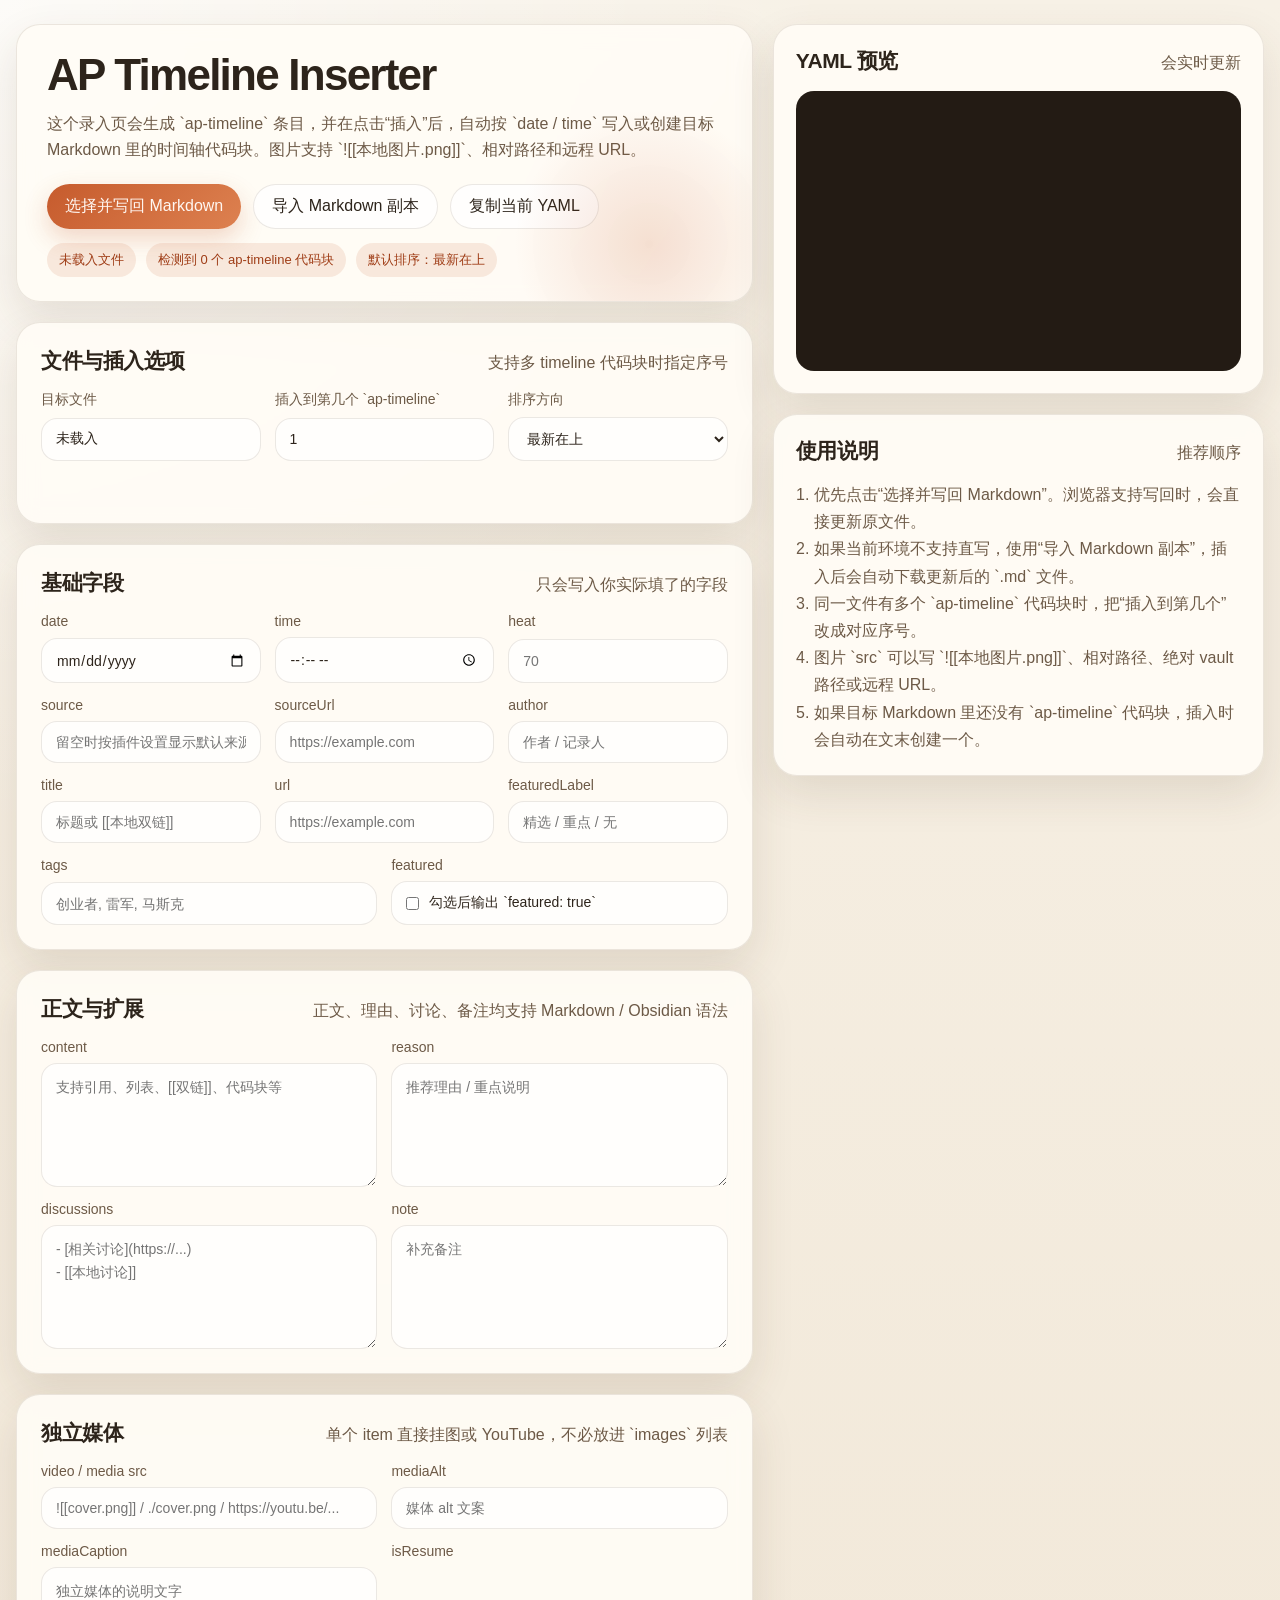
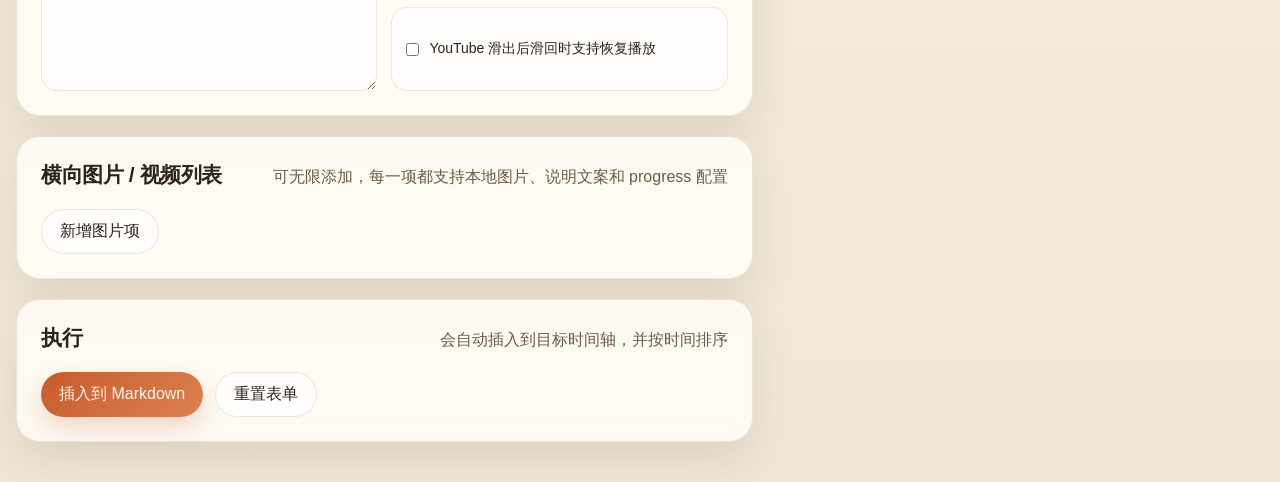
<file: .obsidian/plugins/ap-timeline/timeline-inserter.html>
<!DOCTYPE html>
<html lang="zh-CN">
<head>
  <meta charset="UTF-8">
  <meta name="viewport" content="width=device-width, initial-scale=1.0">
  <title>AP Timeline Inserter</title>
  <style>
    :root {
      --bg: #f5efe4;
      --panel: rgba(255, 252, 246, 0.92);
      --panel-strong: #fffaf0;
      --line: rgba(91, 68, 45, 0.12);
      --line-strong: rgba(91, 68, 45, 0.24);
      --text: #2d241b;
      --muted: #6d5a47;
      --accent: #c65b2d;
      --accent-strong: #9f3d16;
      --accent-soft: rgba(198, 91, 45, 0.12);
      --shadow: 0 18px 44px rgba(82, 57, 31, 0.12);
      --radius: 24px;
    }

    * {
      box-sizing: border-box;
    }

    body {
      margin: 0;
      min-height: 100vh;
      color: var(--text);
      font-family: "Avenir Next", "PingFang SC", "Hiragino Sans GB", sans-serif;
      background:
        radial-gradient(circle at top left, rgba(255, 255, 255, 0.72), transparent 34%),
        linear-gradient(180deg, #f7f1e6 0%, #f1e7d7 100%);
    }

    .page {
      width: min(1360px, calc(100vw - 32px));
      margin: 24px auto 40px;
      display: grid;
      grid-template-columns: minmax(0, 1.35fr) minmax(320px, 0.9fr);
      gap: 20px;
    }

    .panel {
      background: var(--panel);
      border: 1px solid var(--line);
      border-radius: var(--radius);
      box-shadow: var(--shadow);
      backdrop-filter: blur(10px);
    }

    .hero {
      padding: 28px 30px 24px;
      overflow: hidden;
      position: relative;
    }

    .hero::after {
      content: "";
      position: absolute;
      inset: auto -5% -30% auto;
      width: 280px;
      height: 280px;
      border-radius: 999px;
      background: radial-gradient(circle, rgba(198, 91, 45, 0.18), transparent 68%);
      pointer-events: none;
    }

    h1 {
      margin: 0;
      font-size: clamp(30px, 4vw, 44px);
      line-height: 1;
      letter-spacing: -0.04em;
    }

    .hero p {
      margin: 14px 0 0;
      max-width: 780px;
      color: var(--muted);
      line-height: 1.65;
    }

    .hero-actions,
    .toolbar {
      display: flex;
      flex-wrap: wrap;
      gap: 12px;
      margin-top: 20px;
    }

    button,
    input,
    textarea,
    select {
      font: inherit;
    }

    button {
      border: 0;
      border-radius: 999px;
      padding: 11px 18px;
      cursor: pointer;
      transition: transform 120ms ease, box-shadow 120ms ease, background 120ms ease;
    }

    button:hover {
      transform: translateY(-1px);
    }

    .primary-btn {
      background: linear-gradient(135deg, var(--accent) 0%, #dd8150 100%);
      color: #fff7f2;
      box-shadow: 0 10px 24px rgba(198, 91, 45, 0.24);
    }

    .ghost-btn {
      background: rgba(255, 255, 255, 0.78);
      color: var(--text);
      border: 1px solid var(--line);
    }

    .layout-left {
      display: grid;
      gap: 20px;
    }

    .form-card {
      padding: 24px;
    }

    .section-head {
      display: flex;
      justify-content: space-between;
      align-items: baseline;
      gap: 12px;
      margin-bottom: 16px;
    }

    .section-head h2 {
      margin: 0;
      font-size: 21px;
      letter-spacing: -0.02em;
    }

    .section-head span,
    .field-hint,
    .status,
    .help-list li {
      color: var(--muted);
    }

    .grid {
      display: grid;
      gap: 14px;
    }

    .grid.cols-2 {
      grid-template-columns: repeat(2, minmax(0, 1fr));
    }

    .grid.cols-3 {
      grid-template-columns: repeat(3, minmax(0, 1fr));
    }

    label.field {
      display: grid;
      gap: 8px;
      font-size: 14px;
      color: var(--muted);
    }

    input,
    textarea,
    select {
      width: 100%;
      border-radius: 16px;
      border: 1px solid var(--line);
      background: rgba(255, 255, 255, 0.72);
      padding: 12px 14px;
      color: var(--text);
      outline: none;
      transition: border-color 120ms ease, box-shadow 120ms ease;
    }

    textarea {
      min-height: 124px;
      resize: vertical;
      line-height: 1.6;
    }

    input:focus,
    textarea:focus,
    select:focus {
      border-color: rgba(198, 91, 45, 0.5);
      box-shadow: 0 0 0 4px rgba(198, 91, 45, 0.12);
    }

    .toggle-row {
      display: flex;
      align-items: center;
      gap: 10px;
      padding: 12px 14px;
      border-radius: 16px;
      border: 1px solid var(--line);
      background: rgba(255, 255, 255, 0.72);
      color: var(--text);
    }

    .toggle-row input {
      width: auto;
      margin: 0;
    }

    .image-items {
      display: grid;
      gap: 14px;
    }

    .image-item {
      padding: 16px;
      border-radius: 20px;
      border: 1px solid var(--line);
      background: rgba(255, 255, 255, 0.72);
    }

    .image-item-toolbar {
      display: flex;
      justify-content: space-between;
      align-items: center;
      margin-bottom: 12px;
    }

    .image-item-toolbar strong {
      font-size: 14px;
      letter-spacing: 0.02em;
    }

    .image-remove-btn {
      padding: 8px 12px;
      background: rgba(159, 61, 22, 0.08);
      color: var(--accent-strong);
      border: 1px solid rgba(159, 61, 22, 0.14);
    }

    .sidebar {
      display: grid;
      gap: 20px;
      align-content: start;
      position: sticky;
      top: 24px;
      height: fit-content;
    }

    .sidebar-card {
      padding: 22px;
    }

    pre {
      margin: 0;
      overflow: auto;
      padding: 18px;
      border-radius: 18px;
      background: #231b14;
      color: #f8f0df;
      font-family: "SFMono-Regular", "JetBrains Mono", monospace;
      font-size: 13px;
      line-height: 1.65;
      min-height: 280px;
    }

    .status {
      margin-top: 14px;
      min-height: 24px;
      line-height: 1.5;
    }

    .status.is-error {
      color: #a63f1d;
    }

    .status.is-success {
      color: #216b44;
    }

    .badge-row {
      display: flex;
      flex-wrap: wrap;
      gap: 10px;
      margin-top: 14px;
    }

    .badge {
      padding: 8px 12px;
      border-radius: 999px;
      background: var(--accent-soft);
      color: var(--accent-strong);
      font-size: 13px;
    }

    .help-list {
      padding-left: 18px;
      margin: 0;
      line-height: 1.7;
    }

    .hidden {
      display: none;
    }

    @media (max-width: 1120px) {
      .page {
        grid-template-columns: 1fr;
      }

      .sidebar {
        position: static;
      }
    }

    @media (max-width: 720px) {
      .page {
        width: min(100vw - 20px, 100%);
        margin-top: 10px;
      }

      .hero,
      .form-card,
      .sidebar-card {
        padding: 18px;
      }

      .grid.cols-2,
      .grid.cols-3 {
        grid-template-columns: 1fr;
      }
    }
  </style>
</head>
<body>
  <main class="page">
    <section class="layout-left">
      <section class="panel hero">
        <h1>AP Timeline Inserter</h1>
        <p>这个录入页会生成 `ap-timeline` 条目，并在点击“插入”后，自动按 `date / time` 写入或创建目标 Markdown 里的时间轴代码块。图片支持 `![[本地图片.png]]`、相对路径和远程 URL。</p>
        <div class="hero-actions">
          <button id="pick-file-btn" class="primary-btn" type="button">选择并写回 Markdown</button>
          <button id="import-file-btn" class="ghost-btn" type="button">导入 Markdown 副本</button>
          <button id="copy-yaml-btn" class="ghost-btn" type="button">复制当前 YAML</button>
        </div>
        <div class="badge-row">
          <span class="badge" id="file-mode-badge">未载入文件</span>
          <span class="badge" id="block-count-badge">检测到 0 个 ap-timeline 代码块</span>
          <span class="badge">默认排序：最新在上</span>
        </div>
        <input id="import-file-input" class="hidden" type="file" accept=".md,.markdown,text/markdown">
      </section>

      <section class="panel form-card">
        <div class="section-head">
          <h2>文件与插入选项</h2>
          <span>支持多 timeline 代码块时指定序号</span>
        </div>
        <div class="grid cols-3">
          <label class="field">
            <span>目标文件</span>
            <input id="target-file-name" type="text" value="未载入" readonly>
          </label>
          <label class="field">
            <span>插入到第几个 `ap-timeline`</span>
            <input id="block-index" type="number" min="1" step="1" value="1">
          </label>
          <label class="field">
            <span>排序方向</span>
            <select id="sort-order">
              <option value="desc">最新在上</option>
              <option value="asc">最早在上</option>
            </select>
          </label>
        </div>
        <div class="status" id="status-text"></div>
      </section>

      <section class="panel form-card">
        <div class="section-head">
          <h2>基础字段</h2>
          <span>只会写入你实际填了的字段</span>
        </div>
        <div class="grid cols-3">
          <label class="field">
            <span>date</span>
            <input id="date" type="date">
          </label>
          <label class="field">
            <span>time</span>
            <input id="time" type="time">
          </label>
          <label class="field">
            <span>heat</span>
            <input id="heat" type="text" placeholder="70">
          </label>
          <label class="field">
            <span>source</span>
            <input id="source" type="text" placeholder="留空时按插件设置显示默认来源">
          </label>
          <label class="field">
            <span>sourceUrl</span>
            <input id="source-url" type="url" placeholder="https://example.com">
          </label>
          <label class="field">
            <span>author</span>
            <input id="author" type="text" placeholder="作者 / 记录人">
          </label>
          <label class="field">
            <span>title</span>
            <input id="title" type="text" placeholder="标题或 [[本地双链]]">
          </label>
          <label class="field">
            <span>url</span>
            <input id="url" type="url" placeholder="https://example.com">
          </label>
          <label class="field">
            <span>featuredLabel</span>
            <input id="featured-label" type="text" placeholder="精选 / 重点 / 无">
          </label>
        </div>
        <div class="grid cols-2" style="margin-top: 14px;">
          <label class="field">
            <span>tags</span>
            <input id="tags" type="text" placeholder="创业者, 雷军, 马斯克">
          </label>
          <label class="field">
            <span>featured</span>
            <span class="toggle-row">
              <input id="featured" type="checkbox">
              <span>勾选后输出 `featured: true`</span>
            </span>
          </label>
        </div>
      </section>

      <section class="panel form-card">
        <div class="section-head">
          <h2>正文与扩展</h2>
          <span>正文、理由、讨论、备注均支持 Markdown / Obsidian 语法</span>
        </div>
        <div class="grid cols-2">
          <label class="field">
            <span>content</span>
            <textarea id="content" placeholder="支持引用、列表、[[双链]]、代码块等"></textarea>
          </label>
          <label class="field">
            <span>reason</span>
            <textarea id="reason" placeholder="推荐理由 / 重点说明"></textarea>
          </label>
          <label class="field">
            <span>discussions</span>
            <textarea id="discussions" placeholder="- [相关讨论](https://...)&#10;- [[本地讨论]]"></textarea>
          </label>
          <label class="field">
            <span>note</span>
            <textarea id="note" placeholder="补充备注"></textarea>
          </label>
        </div>
      </section>

      <section class="panel form-card">
        <div class="section-head">
          <h2>独立媒体</h2>
          <span>单个 item 直接挂图或 YouTube，不必放进 `images` 列表</span>
        </div>
        <div class="grid cols-2">
          <label class="field">
            <span>video / media src</span>
            <input id="media-src" type="text" placeholder="![[cover.png]] / ./cover.png / https://youtu.be/...">
          </label>
          <label class="field">
            <span>mediaAlt</span>
            <input id="media-alt" type="text" placeholder="媒体 alt 文案">
          </label>
          <label class="field">
            <span>mediaCaption</span>
            <textarea id="media-caption" placeholder="独立媒体的说明文字"></textarea>
          </label>
          <label class="field">
            <span>isResume</span>
            <span class="toggle-row">
              <input id="media-resume" type="checkbox">
              <span>YouTube 滑出后滑回时支持恢复播放</span>
            </span>
          </label>
        </div>
      </section>

      <section class="panel form-card">
        <div class="section-head">
          <h2>横向图片 / 视频列表</h2>
          <span>可无限添加，每一项都支持本地图片、说明文案和 progress 配置</span>
        </div>
        <div class="toolbar">
          <button id="add-image-btn" class="ghost-btn" type="button">新增图片项</button>
        </div>
        <div class="image-items" id="image-items"></div>
      </section>

      <section class="panel form-card">
        <div class="section-head">
          <h2>执行</h2>
          <span>会自动插入到目标时间轴，并按时间排序</span>
        </div>
        <div class="toolbar">
          <button id="insert-btn" class="primary-btn" type="button">插入到 Markdown</button>
          <button id="reset-btn" class="ghost-btn" type="button">重置表单</button>
        </div>
      </section>
    </section>

    <aside class="sidebar">
      <section class="panel sidebar-card">
        <div class="section-head">
          <h2>YAML 预览</h2>
          <span>会实时更新</span>
        </div>
        <pre id="yaml-preview"></pre>
      </section>

      <section class="panel sidebar-card">
        <div class="section-head">
          <h2>使用说明</h2>
          <span>推荐顺序</span>
        </div>
        <ol class="help-list">
          <li>优先点击“选择并写回 Markdown”。浏览器支持写回时，会直接更新原文件。</li>
          <li>如果当前环境不支持直写，使用“导入 Markdown 副本”，插入后会自动下载更新后的 `.md` 文件。</li>
          <li>同一文件有多个 `ap-timeline` 代码块时，把“插入到第几个”改成对应序号。</li>
          <li>图片 `src` 可以写 `![[本地图片.png]]`、相对路径、绝对 vault 路径或远程 URL。</li>
          <li>如果目标 Markdown 里还没有 `ap-timeline` 代码块，插入时会自动在文末创建一个。</li>
        </ol>
      </section>
    </aside>
  </main>

  <script type="module">
    import {
      buildTimelineEntry,
      createDefaultFormState,
      findTimelineBlocks,
      insertTimelineEntry,
      serializeTimelineEntry
    } from "./timeline-inserter-core.js";

    const state = {
      fileHandle: null,
      fileName: "",
      sourceMarkdown: "",
      canWriteDirectly: false,
      images: []
    };

    const refs = {
      importFileInput: document.getElementById("import-file-input"),
      pickFileBtn: document.getElementById("pick-file-btn"),
      importFileBtn: document.getElementById("import-file-btn"),
      copyYamlBtn: document.getElementById("copy-yaml-btn"),
      addImageBtn: document.getElementById("add-image-btn"),
      insertBtn: document.getElementById("insert-btn"),
      resetBtn: document.getElementById("reset-btn"),
      yamlPreview: document.getElementById("yaml-preview"),
      statusText: document.getElementById("status-text"),
      targetFileName: document.getElementById("target-file-name"),
      fileModeBadge: document.getElementById("file-mode-badge"),
      blockCountBadge: document.getElementById("block-count-badge"),
      imageItems: document.getElementById("image-items"),
      blockIndex: document.getElementById("block-index"),
      sortOrder: document.getElementById("sort-order"),
      date: document.getElementById("date"),
      time: document.getElementById("time"),
      heat: document.getElementById("heat"),
      source: document.getElementById("source"),
      sourceUrl: document.getElementById("source-url"),
      author: document.getElementById("author"),
      title: document.getElementById("title"),
      url: document.getElementById("url"),
      featuredLabel: document.getElementById("featured-label"),
      featured: document.getElementById("featured"),
      tags: document.getElementById("tags"),
      content: document.getElementById("content"),
      reason: document.getElementById("reason"),
      discussions: document.getElementById("discussions"),
      note: document.getElementById("note"),
      mediaSrc: document.getElementById("media-src"),
      mediaAlt: document.getElementById("media-alt"),
      mediaCaption: document.getElementById("media-caption"),
      mediaResume: document.getElementById("media-resume")
    };

    initialize();

    function initialize() {
      applyFormState(createDefaultFormState());
      bindEvents();
      renderImages();
      updatePreview();
      updateFileMeta();
    }

    function bindEvents() {
      refs.pickFileBtn.addEventListener("click", handlePickFile);
      refs.importFileBtn.addEventListener("click", () => refs.importFileInput.click());
      refs.importFileInput.addEventListener("change", handleImportFile);
      refs.copyYamlBtn.addEventListener("click", handleCopyYaml);
      refs.addImageBtn.addEventListener("click", () => {
        state.images.push(createEmptyImageItem());
        renderImages();
        updatePreview();
      });
      refs.insertBtn.addEventListener("click", handleInsert);
      refs.resetBtn.addEventListener("click", handleReset);

      document.querySelectorAll("input, textarea, select").forEach((element) => {
        if (element === refs.importFileInput) {
          return;
        }
        element.addEventListener("input", updatePreview);
        element.addEventListener("change", updatePreview);
      });
    }

    async function handlePickFile() {
      if (typeof window.showOpenFilePicker !== "function") {
        setStatus("当前环境不支持直接写回文件，请改用“导入 Markdown 副本”。", "error");
        return;
      }

      try {
        const [handle] = await window.showOpenFilePicker({
          multiple: false,
          types: [{
            description: "Markdown",
            accept: {
              "text/markdown": [".md", ".markdown"],
              "text/plain": [".md", ".markdown"]
            }
          }]
        });

        const file = await handle.getFile();
        state.fileHandle = handle;
        state.fileName = file.name;
        state.sourceMarkdown = await file.text();
        state.canWriteDirectly = true;
        updateFileMeta();
        setStatus(`已载入 ${file.name}，插入后会直接写回原文件。`, "success");
      } catch (error) {
        if (error?.name === "AbortError") {
          return;
        }
        setStatus(`选择文件失败：${error instanceof Error ? error.message : String(error)}`, "error");
      }
    }

    async function handleImportFile(event) {
      const input = event.target;
      const file = input.files?.[0];
      if (!file) {
        return;
      }

      state.fileHandle = null;
      state.fileName = file.name;
      state.sourceMarkdown = await file.text();
      state.canWriteDirectly = false;
      updateFileMeta();
      setStatus(`已导入 ${file.name} 的副本，插入后会下载一份更新后的文件。`, "success");
      input.value = "";
    }

    async function handleCopyYaml() {
      try {
        const yaml = getCurrentYaml();
        await navigator.clipboard.writeText(yaml);
        setStatus("当前 YAML 已复制到剪贴板。", "success");
      } catch (error) {
        setStatus(`复制失败：${error instanceof Error ? error.message : String(error)}`, "error");
      }
    }

    async function handleInsert() {
      try {
        const yaml = getCurrentYaml();
        const result = insertTimelineEntry(state.sourceMarkdown, yaml, {
          blockIndex: Number(refs.blockIndex.value || 1),
          sortOrder: refs.sortOrder.value
        });

        state.sourceMarkdown = result.markdown;
        updateFileMeta();

        if (state.canWriteDirectly && state.fileHandle) {
          const writable = await state.fileHandle.createWritable();
          await writable.write(result.markdown);
          await writable.close();
          setStatus(
            result.createdBlock
              ? `已写回 ${state.fileName}，并自动创建第 1 个 ap-timeline 代码块。`
              : `已写回 ${state.fileName} 的第 ${result.insertedBlockIndex} 个 ap-timeline 代码块。`,
            "success"
          );
          return;
        }

        const downloadName = state.fileName || "ap-timeline-updated.md";
        downloadText(downloadName, result.markdown);
        setStatus(
          result.createdBlock
            ? `已生成更新后的 ${downloadName}，并自动创建 ap-timeline 代码块。`
            : `已生成更新后的 ${downloadName}，条目已插入第 ${result.insertedBlockIndex} 个 ap-timeline 代码块。`,
          "success"
        );
      } catch (error) {
        setStatus(`插入失败：${error instanceof Error ? error.message : String(error)}`, "error");
      }
    }

    function handleReset() {
      state.images = [];
      applyFormState(createDefaultFormState());
      renderImages();
      updatePreview();
      setStatus("表单已重置。", "success");
    }

    function applyFormState(formState) {
      refs.date.value = formState.date;
      refs.time.value = formState.time;
      refs.heat.value = formState.heat;
      refs.source.value = formState.source;
      refs.sourceUrl.value = formState.sourceUrl;
      refs.author.value = formState.author;
      refs.title.value = formState.title;
      refs.url.value = formState.url;
      refs.featuredLabel.value = formState.featuredLabel;
      refs.featured.checked = formState.featured;
      refs.tags.value = formState.tags;
      refs.content.value = formState.content;
      refs.reason.value = formState.reason;
      refs.discussions.value = formState.discussions;
      refs.note.value = formState.note;
      refs.mediaSrc.value = formState.mediaSrc;
      refs.mediaAlt.value = formState.mediaAlt;
      refs.mediaCaption.value = formState.mediaCaption;
      refs.mediaResume.checked = formState.mediaResume;
    }

    function createEmptyImageItem() {
      return {
        src: "",
        caption: "",
        alt: "",
        progress: "",
        isProgressColorful: false,
        isResume: false
      };
    }

    function renderImages() {
      refs.imageItems.innerHTML = "";

      if (state.images.length === 0) {
        const empty = document.createElement("div");
        empty.className = "field-hint";
        empty.textContent = "还没有图片项。点击“新增图片项”开始添加。";
        refs.imageItems.appendChild(empty);
        return;
      }

      state.images.forEach((image, index) => {
        const wrapper = document.createElement("section");
        wrapper.className = "image-item";
        wrapper.innerHTML = `
          <div class="image-item-toolbar">
            <strong>图片项 ${index + 1}</strong>
            <button class="image-remove-btn" type="button" data-index="${index}">删除</button>
          </div>
          <div class="grid cols-2">
            <label class="field">
              <span>src</span>
              <input type="text" data-field="src" data-index="${index}" placeholder="![[20260517_001.png]] / ./cover.png / https://...">
            </label>
            <label class="field">
              <span>alt</span>
              <input type="text" data-field="alt" data-index="${index}" placeholder="图片 alt">
            </label>
            <label class="field">
              <span>caption</span>
              <textarea data-field="caption" data-index="${index}" placeholder="图片说明，支持换行和 Markdown"></textarea>
            </label>
            <div class="grid">
              <label class="field">
                <span>progress</span>
                <input type="number" min="1" max="8" step="1" data-field="progress" data-index="${index}" placeholder="1-8">
              </label>
              <label class="field">
                <span>炫彩 progress</span>
                <span class="toggle-row">
                  <input type="checkbox" data-field="isProgressColorful" data-index="${index}">
                  <span>输出 `isProgressColorful: true`</span>
                </span>
              </label>
              <label class="field">
                <span>自动恢复播放</span>
                <span class="toggle-row">
                  <input type="checkbox" data-field="isResume" data-index="${index}">
                  <span>输出 `isResume: true`</span>
                </span>
              </label>
            </div>
          </div>
        `;

        refs.imageItems.appendChild(wrapper);

        wrapper.querySelectorAll("[data-field]").forEach((element) => {
          const field = element.getAttribute("data-field");
          if (element instanceof HTMLInputElement && element.type === "checkbox") {
            element.checked = Boolean(image[field]);
          } else {
            element.value = image[field] ?? "";
          }

          const handler = () => {
            const target = state.images[index];
            if (!target) {
              return;
            }
            if (element instanceof HTMLInputElement && element.type === "checkbox") {
              target[field] = element.checked;
            } else {
              target[field] = element.value;
            }
            updatePreview();
          };

          element.addEventListener("input", handler);
          element.addEventListener("change", handler);
        });

        wrapper.querySelector(".image-remove-btn")?.addEventListener("click", () => {
          state.images.splice(index, 1);
          renderImages();
          updatePreview();
        });
      });
    }

    function getCurrentFormState() {
      return {
        date: refs.date.value,
        time: refs.time.value,
        source: refs.source.value,
        sourceUrl: refs.sourceUrl.value,
        heat: refs.heat.value,
        author: refs.author.value,
        featured: refs.featured.checked,
        featuredLabel: refs.featuredLabel.value,
        title: refs.title.value,
        url: refs.url.value,
        mediaSrc: refs.mediaSrc.value,
        mediaCaption: refs.mediaCaption.value,
        mediaAlt: refs.mediaAlt.value,
        mediaResume: refs.mediaResume.checked,
        tags: refs.tags.value,
        content: refs.content.value,
        reason: refs.reason.value,
        discussions: refs.discussions.value,
        note: refs.note.value,
        images: state.images
      };
    }

    function getCurrentYaml() {
      const entry = buildTimelineEntry(getCurrentFormState());
      return serializeTimelineEntry(entry);
    }

    function updatePreview() {
      try {
        refs.yamlPreview.textContent = getCurrentYaml() || "";
        setStatus("", "");
      } catch (error) {
        refs.yamlPreview.textContent = "";
        setStatus(`当前表单还不能生成 YAML：${error instanceof Error ? error.message : String(error)}`, "error");
      }
    }

    function updateFileMeta() {
      const blockCount = findTimelineBlocks(state.sourceMarkdown).length;
      refs.targetFileName.value = state.fileName || "未载入";
      refs.blockCountBadge.textContent = `检测到 ${blockCount} 个 ap-timeline 代码块`;
      refs.fileModeBadge.textContent = state.canWriteDirectly
        ? "直写模式"
        : state.fileName
          ? "下载更新文件"
          : "未载入文件";
    }

    function setStatus(message, type) {
      refs.statusText.textContent = message;
      refs.statusText.classList.remove("is-error", "is-success");
      if (type === "error") {
        refs.statusText.classList.add("is-error");
      }
      if (type === "success") {
        refs.statusText.classList.add("is-success");
      }
    }

    function downloadText(fileName, content) {
      const blob = new Blob([content], { type: "text/markdown;charset=utf-8" });
      const url = URL.createObjectURL(blob);
      const link = document.createElement("a");
      link.href = url;
      link.download = fileName;
      document.body.appendChild(link);
      link.click();
      link.remove();
      URL.revokeObjectURL(url);
    }
  </script>
</body>
</html>
</file>
